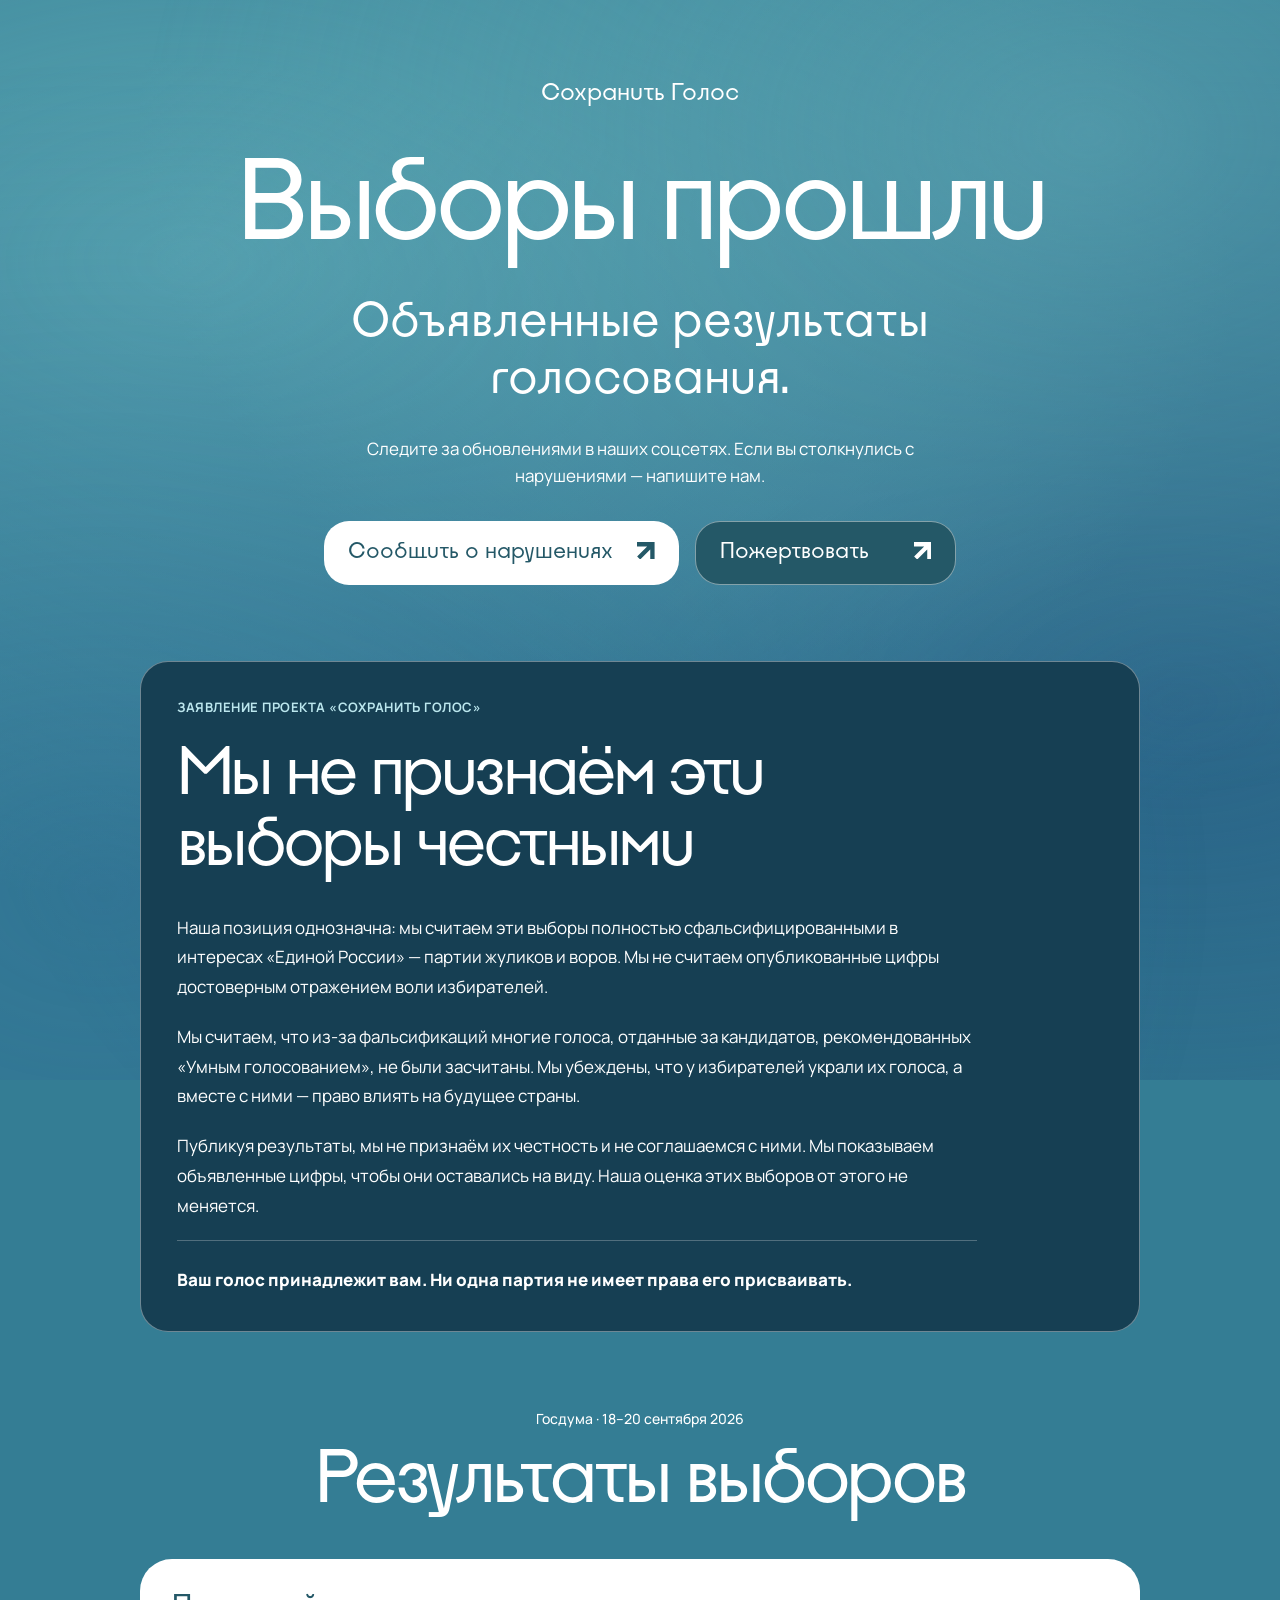
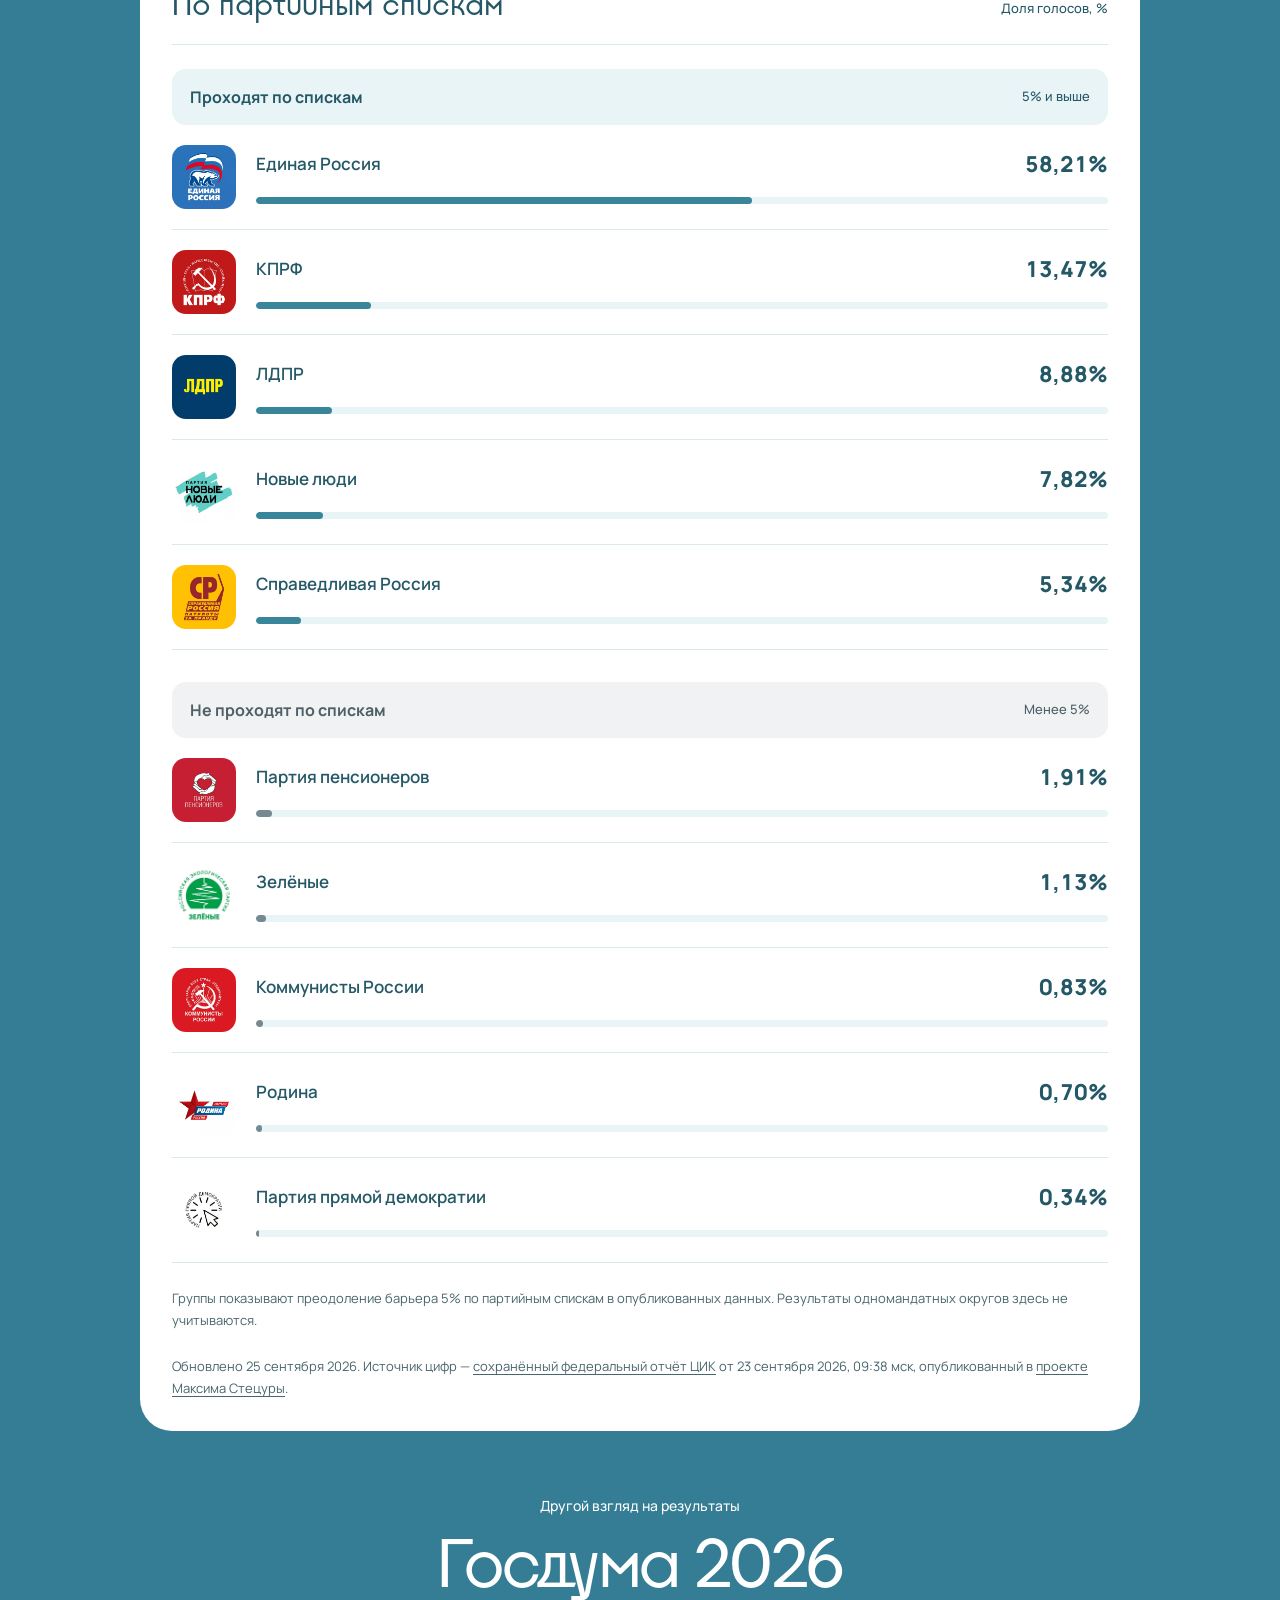
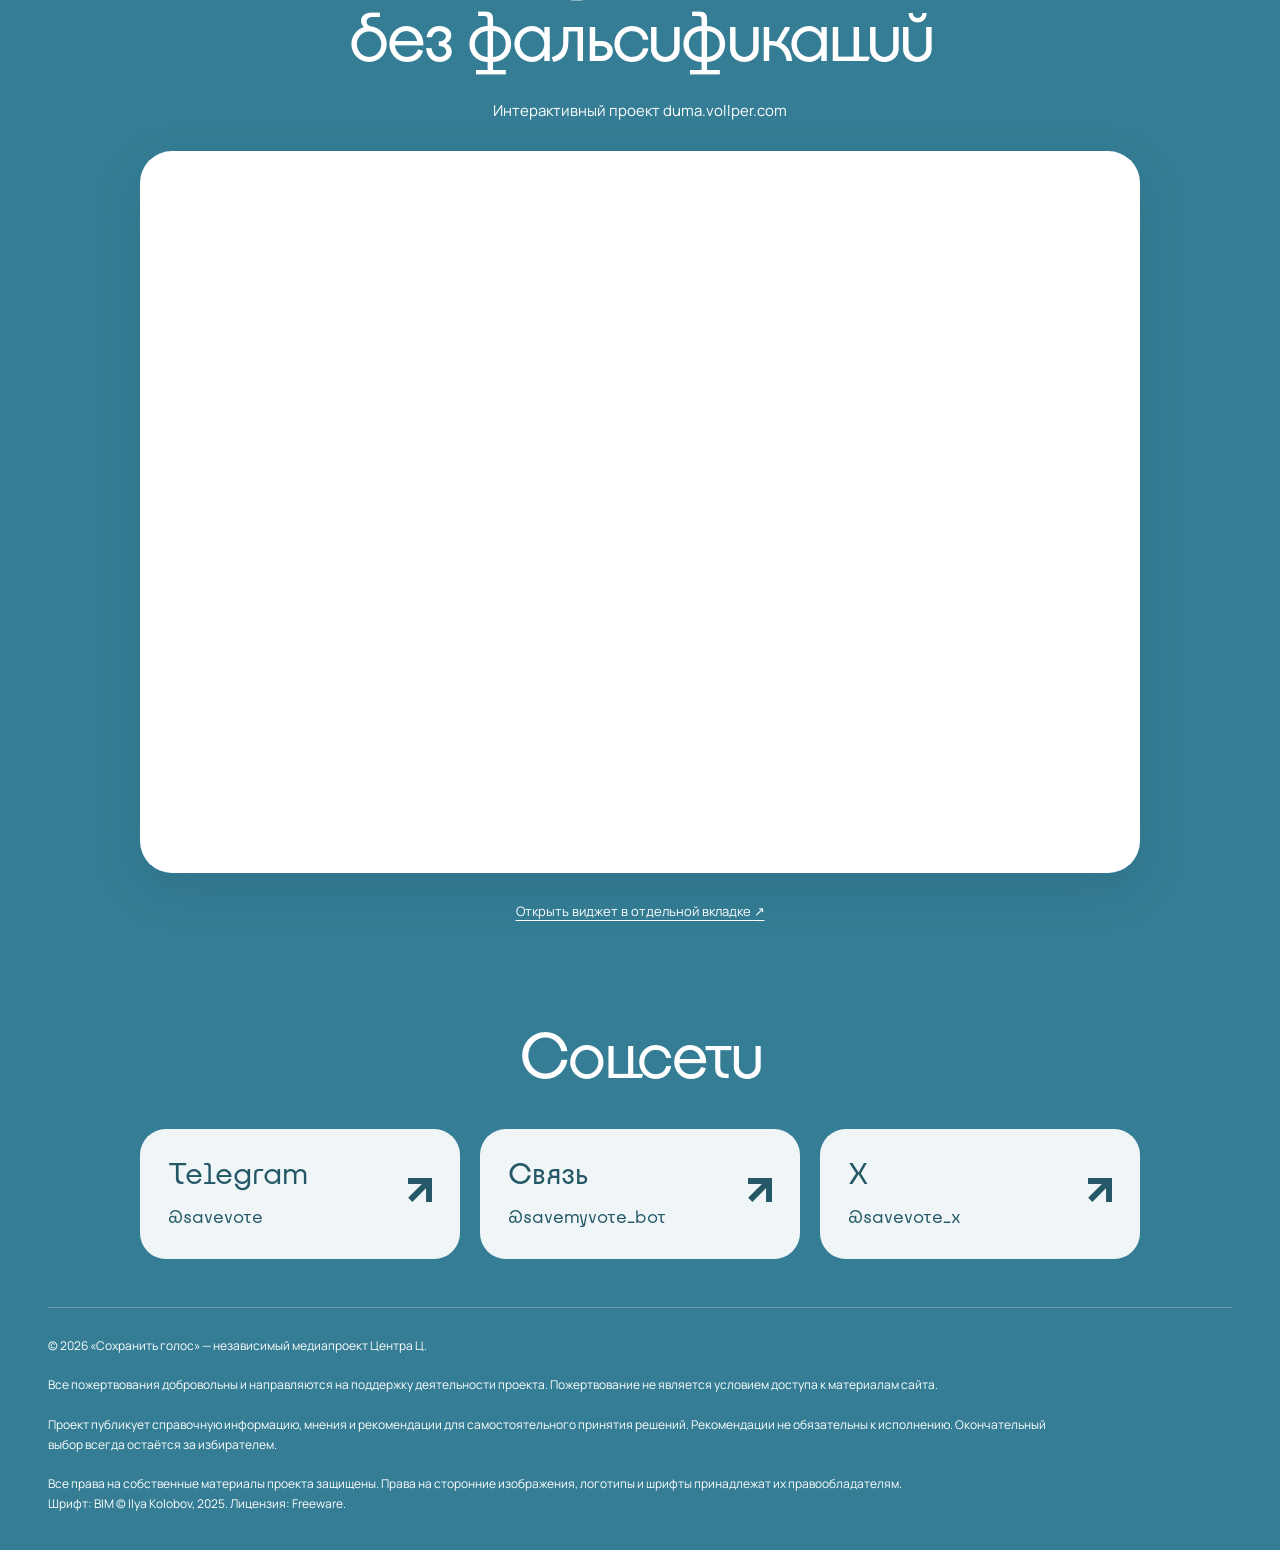
<file: index.html>
<!doctype html>
<html lang="ru">
  <head>
    <meta charset="UTF-8" />
    <meta name="viewport" content="width=device-width, initial-scale=1.0" />
    <meta name="description" content="Результаты выборов в Госдуму 2026 по партийным спискам. Обновлено 25 сентября 2026 года. Данные, логотипы партий и ссылка на источник — проект «Сохранить голос»." />
    <title>Сохрани голос</title>
    <link rel="preconnect" href="https://fonts.googleapis.com" />
    <link rel="preconnect" href="https://fonts.gstatic.com" crossorigin />
    <link href="https://fonts.googleapis.com/css2?family=Manrope:wght@400;500;600;700;800&display=swap" rel="stylesheet" />
    <link rel="stylesheet" href="styles.css?v=20260925-spacing" />
    <script src="navigation.js?v=20260918-2" defer></script>
  </head>
  <body class="post-election">
    <div class="vpn-notice" role="status" aria-live="polite">
      <span class="vpn-notice__dot" aria-hidden="true"></span>
      <span>Для стабильной работы сайта может понадобиться VPN.</span>
      <button class="vpn-notice__close" type="button" aria-label="Закрыть уведомление">×</button>
    </div>
    <header class="site-nav" hidden>
      <nav class="container site-nav__inner" aria-label="Навигация по сайту">
        <a class="site-nav__brand" href="#top">Сохранить Голос</a>
        <button class="site-nav__toggle" type="button" aria-expanded="false" aria-controls="site-nav-links">Меню <span aria-hidden="true">☰</span></button>
        <div class="site-nav__links" id="site-nav-links">
          <a href="#statement">Заявление проекта</a>
          <a href="#results">Результаты выборов</a>
          <a href="https://t.me/savemyvote_bot" target="_blank" rel="noopener noreferrer">Сообщить о нарушениях</a>
          <a href="#socials">Соцсети</a>
          <a href="https://chenterce.info/centre-ts-donate.html" target="_blank" rel="noopener noreferrer">Пожертвовать</a>
        </div>
      </nav>
    </header>
    <main id="top">
      <div class="intro">
      <section class="hero">
        <div class="container hero__inner">
          <div class="hero__copy">
            <p class="post-election__brand">Сохранить Голос</p>
            <h1>Выборы прошли</h1>
            <p class="hero__lead">Объявленные результаты голосования.</p>
            <p class="post-election__note">Следите за обновлениями в наших соцсетях. Если вы столкнулись с нарушениями — напишите нам.</p>
            <div class="post-election__actions">
              <a class="button post-election__button" href="https://t.me/savemyvote_bot" target="_blank" rel="noopener noreferrer">Сообщить о нарушениях <span aria-hidden="true"><svg class="arrow-icon" viewBox="0 0 622 618" fill="none" xmlns="http://www.w3.org/2000/svg" aria-hidden="true" focusable="false"><path d="M58.5 563L545 76.5M0 76.5H545V617.5" stroke="currentColor" stroke-width="153" /></svg></span></a>
              <a class="button post-election__donate" href="https://chenterce.info/centre-ts-donate.html" target="_blank" rel="noopener noreferrer">Пожертвовать <span aria-hidden="true"><svg class="arrow-icon" viewBox="0 0 622 618" fill="none" xmlns="http://www.w3.org/2000/svg" aria-hidden="true" focusable="false"><path d="M58.5 563L545 76.5M0 76.5H545V617.5" stroke="currentColor" stroke-width="153" /></svg></span></a>
            </div>
          </div>
        </div>
      </section>

      </div>

      <section id="statement" class="project-statement" aria-labelledby="statement-title">
        <div class="container project-statement__inner">
          <p class="project-statement__label">Заявление проекта «Сохранить голос»</p>
          <h2 id="statement-title">Мы не признаём эти выборы честными</h2>
          <div class="project-statement__body">
            <p>Наша позиция однозначна: мы считаем эти выборы полностью сфальсифицированными в интересах «Единой России» — партии жуликов и воров. Мы не считаем опубликованные цифры достоверным отражением воли избирателей.</p>
            <p>Мы считаем, что из-за фальсификаций многие голоса, отданные за кандидатов, рекомендованных «Умным голосованием», не были засчитаны. Мы убеждены, что у избирателей украли их голоса, а вместе с ними — право влиять на будущее страны.</p>
            <p>Публикуя результаты, мы не признаём их честность и не соглашаемся с ними. Мы показываем объявленные цифры, чтобы они оставались на виду. Наша оценка этих выборов от этого не меняется.</p>
            <p class="project-statement__closing">Ваш голос принадлежит вам. Ни одна партия не имеет права его присваивать.</p>
          </div>
        </div>
      </section>

      <section id="results" class="election-results" aria-labelledby="results-title">
        <div class="container election-results__inner">
          <p class="election-results__eyebrow">Госдума · 18–20 сентября 2026</p>
          <h2 id="results-title">Результаты выборов</h2>
          <div class="election-results__panel">
            <div class="election-results__heading">
              <h3>По партийным спискам</h3>
              <p>Доля голосов, %</p>
            </div>
            <h4 class="election-results__group" id="results-passing">Проходят по спискам <span>5% и выше</span></h4>
            <ol class="election-results__list" aria-labelledby="results-passing">
              <li class="election-results__row">
                <img src="edinaia-rossiia-2.webp" alt="" width="64" height="64" loading="lazy" />
                <span class="election-results__name">Единая Россия</span>
                <strong class="election-results__value">58,21%</strong>
                <span class="election-results__track" aria-hidden="true"><span style="width:58.21%"></span></span>
              </li>
              <li class="election-results__row">
                <img src="kprf-11.webp" alt="" width="64" height="64" loading="lazy" />
                <span class="election-results__name">КПРФ</span>
                <strong class="election-results__value">13,47%</strong>
                <span class="election-results__track" aria-hidden="true"><span style="width:13.47%"></span></span>
              </li>
              <li class="election-results__row">
                <img src="ldpr-13.webp" alt="" width="64" height="64" loading="lazy" />
                <span class="election-results__name">ЛДПР</span>
                <strong class="election-results__value">8,88%</strong>
                <span class="election-results__track" aria-hidden="true"><span style="width:8.88%"></span></span>
              </li>
              <li class="election-results__row">
                <img src="novye-liudi-15.webp" alt="" width="64" height="64" loading="lazy" />
                <span class="election-results__name">Новые люди</span>
                <strong class="election-results__value">7,82%</strong>
                <span class="election-results__track" aria-hidden="true"><span style="width:7.82%"></span></span>
              </li>
              <li class="election-results__row">
                <img src="spravedlivaia-rossiia-30.webp" alt="" width="64" height="64" loading="lazy" />
                <span class="election-results__name">Справедливая Россия</span>
                <strong class="election-results__value">5,34%</strong>
                <span class="election-results__track" aria-hidden="true"><span style="width:5.34%"></span></span>
              </li>
            </ol>
            <h4 class="election-results__group election-results__group--below" id="results-below">Не проходят по спискам <span>Менее 5%</span></h4>
            <ol class="election-results__list election-results__list--below" start="6" aria-labelledby="results-below">
              <li class="election-results__row">
                <img src="partiia-pensionerov-20.webp" alt="" width="64" height="64" loading="lazy" />
                <span class="election-results__name">Партия пенсионеров</span>
                <strong class="election-results__value">1,91%</strong>
                <span class="election-results__track" aria-hidden="true"><span style="width:1.91%"></span></span>
              </li>
              <li class="election-results__row">
                <img src="zelenye-new-35.webp" alt="" width="64" height="64" loading="lazy" />
                <span class="election-results__name">Зелёные</span>
                <strong class="election-results__value">1,13%</strong>
                <span class="election-results__track" aria-hidden="true"><span style="width:1.13%"></span></span>
              </li>
              <li class="election-results__row">
                <img src="kommunisty-rossii-9.webp" alt="" width="64" height="64" loading="lazy" />
                <span class="election-results__name">Коммунисты России</span>
                <strong class="election-results__value">0,83%</strong>
                <span class="election-results__track" aria-hidden="true"><span style="width:0.83%"></span></span>
              </li>
              <li class="election-results__row">
                <img src="rodina-24.webp" alt="" width="64" height="64" loading="lazy" />
                <span class="election-results__name">Родина</span>
                <strong class="election-results__value">0,70%</strong>
                <span class="election-results__track" aria-hidden="true"><span style="width:0.70%"></span></span>
              </li>
              <li class="election-results__row">
                <img src="partiia-priamoi-demokratii-21.webp" alt="" width="64" height="64" loading="lazy" />
                <span class="election-results__name">Партия прямой демократии</span>
                <strong class="election-results__value">0,34%</strong>
                <span class="election-results__track" aria-hidden="true"><span style="width:0.34%"></span></span>
              </li>
            </ol>
            <p class="election-results__explanation">Группы показывают преодоление барьера 5% по партийным спискам в опубликованных данных. Результаты одномандатных округов здесь не учитываются.</p>
            <p class="election-results__source">Обновлено <time datetime="2026-09-25">25 сентября 2026</time>. Источник цифр — <a href="https://duma.stetsura.ru/2026/elections/russia/sources/national-party-report.json" target="_blank" rel="noopener noreferrer">сохранённый федеральный отчёт ЦИК</a> от <time datetime="2026-09-23T09:38:34+03:00">23 сентября 2026, 09:38 мск</time>, опубликованный в <a href="https://duma.stetsura.ru/2026/elections/russia/" target="_blank" rel="noopener noreferrer">проекте Максима Стецуры</a>.</p>
          </div>
        </div>
      </section>

      <section id="alternative-results" class="duma-widget" aria-labelledby="duma-widget-title">
        <div class="container duma-widget__inner">
          <div class="duma-widget__heading">
            <p class="duma-widget__eyebrow">Другой взгляд на результаты</p>
            <h2 id="duma-widget-title">Госдума 2026<br />без фальсификаций</h2>
            <p class="duma-widget__lead">Интерактивный проект duma.vollper.com</p>
          </div>
          <div class="duma-widget__frame">
            <iframe src="https://duma.vollper.com/embed/" width="100%" height="720" style="border:0" loading="lazy" title="Госдума 2026 без фальсификаций"></iframe>
          </div>
          <p class="duma-widget__source"><a href="https://duma.vollper.com/embed/" target="_blank" rel="noopener noreferrer">Открыть виджет в отдельной вкладке <span aria-hidden="true">↗</span></a></p>
        </div>
      </section>

      <section id="socials" class="socials" aria-labelledby="socials-title">
        <div class="container">
          <h2 id="socials-title">Соцсети</h2>
          <nav class="socials__links" aria-label="Соцсети и связь">
            <a href="https://t.me/savevote" target="_blank" rel="noreferrer"><span>Telegram<small>@savevote</small></span><span aria-hidden="true"><svg class="arrow-icon" viewBox="0 0 622 618" fill="none" xmlns="http://www.w3.org/2000/svg" aria-hidden="true" focusable="false"><path d="M58.5 563L545 76.5M0 76.5H545V617.5" stroke="currentColor" stroke-width="153" /></svg></span></a>
            <a href="https://t.me/savemyvote_bot" target="_blank" rel="noreferrer"><span>Связь<small>@savemyvote_bot</small></span><span aria-hidden="true"><svg class="arrow-icon" viewBox="0 0 622 618" fill="none" xmlns="http://www.w3.org/2000/svg" aria-hidden="true" focusable="false"><path d="M58.5 563L545 76.5M0 76.5H545V617.5" stroke="currentColor" stroke-width="153" /></svg></span></a>
            <a href="https://x.com/savevote_x" target="_blank" rel="noreferrer"><span>X<small>@savevote_x</small></span><span aria-hidden="true"><svg class="arrow-icon" viewBox="0 0 622 618" fill="none" xmlns="http://www.w3.org/2000/svg" aria-hidden="true" focusable="false"><path d="M58.5 563L545 76.5M0 76.5H545V617.5" stroke="currentColor" stroke-width="153" /></svg></span></a>
          </nav>
        </div>
      </section>

    </main>

    <footer class="footer footer--legal-only container">
      <p class="footer__legal">© 2026 «Сохранить голос» — независимый медиапроект Центра Ц.<br /><br />Все пожертвования добровольны и направляются на поддержку деятельности проекта. Пожертвование не является условием доступа к материалам сайта.<br /><br />Проект публикует справочную информацию, мнения и рекомендации для самостоятельного принятия решений. Рекомендации не обязательны к исполнению. Окончательный выбор всегда остаётся за избирателем.<br /><br />Все права на собственные материалы проекта защищены. Права на сторонние изображения, логотипы и шрифты принадлежат их правообладателям.<br />Шрифт: BIM © Ilya Kolobov, 2025. Лицензия: Freeware.</p>
    </footer>
    <script>
      const notice = document.querySelector('.vpn-notice');
      document.querySelector('.vpn-notice__close').addEventListener('click', () => notice.hidden = true);
      window.setTimeout(() => notice.hidden = true, 5000);

    </script>
  </body>
</html>
</file>
<file: styles.css>
@font-face{font-family:BIM;src:url('BIM.otf') format('opentype');font-weight:400;font-style:normal;font-display:swap}
.post-election .hero__inner{min-height:560px;padding:80px 0 64px}
.post-election__brand{margin-bottom:42px;font-size:24px}
body.post-election{position:relative;isolation:isolate;min-height:100vh;min-height:100svh;background:#347d94;color:#fff}
.post-election::before,.post-election::after{content:"";position:fixed;inset:-20%;z-index:-1;pointer-events:none}
.post-election::before{background:radial-gradient(ellipse at 25% 35%,#62aeb8 0%,transparent 55%),radial-gradient(ellipse at 80% 70%,#285e85 0%,transparent 60%);opacity:.8}
.post-election::after{background:radial-gradient(ellipse at 75% 25%,#73bbc2 0%,transparent 50%),radial-gradient(ellipse at 20% 85%,#326f97 0%,transparent 55%);opacity:.45}
.post-election .intro,.post-election .socials{background:transparent}
.post-election .socials{padding:36px 0 48px}
.post-election .socials h2{font-size:clamp(40px,5vw,64px)}
.post-election .socials__links{max-width:1000px;margin-inline:auto}
.post-election .socials__links a{min-width:0;background:#ffffffed;font-size:clamp(23px,3vw,30px)}
.post-election .socials__links a>span:first-child{min-width:0}
.post-election .footer{color:#fff;border-top:1px solid #ffffff40;padding-block:28px 36px}
.post-election .footer__legal{max-width:1000px;font-family:Manrope,Arial,sans-serif;font-size:12px;line-height:1.65}
.post-election .site-nav{background:#245867ed;color:#fff;border-color:#ffffff30;box-shadow:none;backdrop-filter:blur(16px)}
.post-election .site-nav__links a:hover{background:#ffffff20}
.post-election__actions{display:flex;flex-wrap:wrap;justify-content:center;gap:16px;margin-top:32px}
.post-election .post-election__actions .button{margin:0;min-height:60px}
.post-election .post-election__donate{background:#245867;color:#fff;border:1px solid #ffffff70}
.post-election a:focus-visible,.post-election button:focus-visible{outline-color:#fff}
@media(max-width:1100px){.post-election .site-nav__links a{background:#ffffff18}}
@media(max-width:700px){.post-election .socials__links{max-width:440px}.post-election__actions{max-width:440px;margin-inline:auto;flex-direction:column}.post-election .post-election__actions .button{width:100%;font-size:20px;gap:12px}.post-election .hero h1{font-size:clamp(44px,11.5vw,76px)}.post-election .socials{padding:24px 0 36px}.post-election .footer__legal{font-size:11px}.post-election .socials__links a{padding:22px}}
.post-election .hero{border:0}
@media(prefers-reduced-motion:no-preference){
  .post-election::before{animation:gradient-flow 7s ease-in-out infinite alternate}
  .post-election::after{animation:gradient-flow 10s ease-in-out -4s infinite alternate-reverse}
  .post-election .hero__copy{animation:none}
  .post-election .hero__copy>*{animation:post-election-arrive .8s cubic-bezier(.22,1,.36,1) both}
  .post-election .hero__copy>:nth-child(2){animation-delay:.1s}
  .post-election .hero__copy>:nth-child(3){animation-delay:.2s}
  .post-election .hero__copy>:nth-child(4){animation-delay:.3s}
  .post-election .hero__copy>:nth-child(5){animation-delay:.4s}
  .post-election .socials{animation:post-election-arrive .9s ease-out .45s both}
}
@keyframes gradient-flow{0%{transform:translate(-5%,-3%) scale(1);opacity:.45}50%{transform:translate(4%,5%) scale(1.08);opacity:.75}100%{transform:translate(6%,-4%) scale(1.02);opacity:.6}}
@keyframes post-election-arrive{from{opacity:0;translate:0 18px}to{opacity:1;translate:0 0}}
.post-election .hero h1{font-size:clamp(44px,9vw,116px);line-height:1.05}
.post-election .hero__lead{font-size:clamp(28px,4vw,48px);margin-top:24px}
.post-election__note{max-width:620px;margin:24px auto 0;font-family:Manrope,Arial,sans-serif;font-size:17px;line-height:1.6}
.post-election .post-election__button{margin-top:32px;background:#fff;color:#245867;gap:24px;max-width:100%;text-align:left}
.post-election .tools__cards{grid-template-columns:repeat(3,minmax(0,1fr));max-width:940px}
.post-election .tools__heading h2{font-size:clamp(44px,6vw,76px)}
.post-election .tools__heading p{font-size:clamp(20px,2.5vw,28px)}
@media(max-width:700px){.post-election .hero__inner{min-height:0;padding:56px 0 48px}.post-election__brand{font-size:20px;margin-bottom:36px}.post-election__note{font-size:15px}.post-election .post-election__button{font-size:20px;padding:18px 20px}.post-election .tools__cards{grid-template-columns:repeat(2,minmax(0,1fr))}.post-election .tool-card:nth-child(n){order:0}}
:root{--blue:#52a7bb;--pale:#e8f4f6;--ink:#101010;--paper:#fff}
*{box-sizing:border-box}
html{scroll-behavior:smooth}
body{margin:0;color:var(--ink);background:var(--paper);font-family:BIM,Arial,sans-serif;font-weight:400}
a{color:inherit}button{font:inherit}img{display:block;max-width:100%}
.container{width:min(1320px,calc(100% - 96px));margin-inline:auto}
h1,h2,h3,p{margin:0;font-weight:400}h1,h2{letter-spacing:-.055em;line-height:.95;text-wrap:balance}
p{line-height:1.2}a:focus-visible,button:focus-visible,.faq__viewport:focus-visible{outline:3px solid #173e69;outline-offset:6px}
.intro{background:linear-gradient(to bottom,transparent 70%,#fff 100%),radial-gradient(ellipse at 50% 35%,#52a7bb 35%,#8bc4cf 74%,#e4f1f4 100%)}
.hero{color:#fff;text-align:center;border-bottom:1px solid #ffffff26}
.hero__inner{display:grid;place-items:center;min-height:490px;padding:90px 0 80px}
.hero__copy{width:100%}.hero h1{font-size:clamp(80px,10.6vw,146px)}
.hero__lead{max-width:700px;margin:26px auto 0;font-size:clamp(22px,2.6vw,34px)}
.tools{color:#fff;text-align:center}
.tools__inner{padding:50px 0 65px}
.tools__heading h2{font-size:clamp(65px,8.5vw,118px)}
.tools__heading p{max-width:720px;margin:34px auto 0;font-size:clamp(22px,2.5vw,33px)}
.tools__cards{display:grid;grid-template-columns:repeat(4,minmax(0,1fr));gap:24px;margin:42px auto 30px;max-width:1140px;align-items:stretch}
.tool-card{position:relative;display:flex;flex-direction:column;align-items:center;padding:24px 16px 28px;border:4px solid var(--blue);border-radius:32px;background:#fff;color:#080808;text-decoration:none;transition:transform .35s cubic-bezier(.2,.8,.2,1);will-change:transform}
.tool-card__image,.tool-card__logo{width:184px;height:184px;border-radius:28px;object-fit:cover;flex-shrink:0}
.tool-card__logo{display:grid;place-items:center;color:#052b65;font-family:cursive;font-weight:700;font-style:italic;font-size:35px;letter-spacing:-.07em}
.tool-card h3{margin:14px 0 5px;font-size:19px;line-height:1.05;text-wrap:balance}
.tool-card__vpn{display:table;margin:7px auto 4px;padding:4px 7px;border-radius:999px;background:#fff0cc;color:#704600;font-family:inherit;font-size:10px;font-weight:400;line-height:1.2;letter-spacing:0;white-space:nowrap}
.permission-badge{display:inline-block;max-width:100%;padding:5px 9px;border-radius:12px;background:#e3efff;color:#174c91;font-family:inherit;font-size:10px;font-weight:400;line-height:1.4;letter-spacing:0;white-space:normal;text-wrap:pretty}
.tool-card h3 .permission-badge{display:table;margin:7px auto 4px}
.tool-card p{max-width:225px;font-size:14px;line-height:1.05;text-wrap:balance}
.tool-card__arrow{position:absolute;right:12px;bottom:9px;opacity:0;transition:opacity .25s}
.tools__note{color:#74888d;font-size:15px}
.countdown{padding:60px 0 30px;text-align:center}
.countdown h2{font-size:clamp(40px,5vw,72px)}
.countdown__lead{margin:24px 0 0;font-size:clamp(26px,3.5vw,44px);line-height:1.2}
.countdown__timer{display:grid;grid-template-columns:repeat(4,minmax(0,1fr));gap:20px;width:min(100%,850px);margin:40px auto 0;padding:28px;border-radius:44px;background:var(--blue)}
.countdown__timer[hidden]{display:none}
.countdown__unit{display:flex;flex-direction:column;align-items:center;justify-content:center;min-width:0;padding:18px 8px 16px;border-radius:30px;background:#c8f7ff}
.countdown__value{position:relative;display:block;overflow:hidden;min-width:2.1ch;text-align:center;font-family:BIM,Arial,sans-serif;font-size:clamp(60px,8vw,112px);font-variant-numeric:tabular-nums;line-height:1;letter-spacing:-.055em}
.countdown__digit{display:block}
.countdown__digit--outgoing{position:absolute;inset:0;pointer-events:none}
.countdown__label{font-size:clamp(18px,2vw,26px);line-height:1.1}
.countdown__date{margin-top:18px;color:#548b98;font-size:16px}
.faq{background:#fff;padding:70px 0 80px;overflow:hidden}
.faq__grid>div:first-child{text-align:center;margin-bottom:54px}
.eyebrow{font-size:15px;margin-bottom:14px;color:#548b98}
.faq h2{font-size:clamp(55px,6.5vw,88px)}
.faq__list{display:grid;grid-template-columns:repeat(3,minmax(0,1fr));gap:20px;align-items:start}
.faq-card{overflow:hidden;border-radius:30px;background:var(--blue);color:#fff;text-align:center;transition:transform .35s cubic-bezier(.2,.8,.2,1)}
.faq-card h3{display:grid;place-items:center;min-height:70px;padding:15px 20px;background:var(--pale);color:var(--blue);font-size:25px;line-height:1.08}
.faq-card p{display:grid;place-items:center;min-height:190px;padding:32px 26px;font-size:21px;line-height:1.2}
.faq-card:first-child{grid-column:2;grid-row:1 / span 2}.faq-card:first-child p{min-height:310px}
.faq-card:nth-child(2){grid-column:1;grid-row:1}.faq-card:nth-child(3){grid-column:3;grid-row:1}.faq-card:nth-child(4){grid-column:3;grid-row:2}
.faq__list--copy{display:none}
.help{padding:75px 0;background:var(--pale)}
.help__grid,.support__inner{display:grid;grid-template-columns:1fr 1fr;gap:70px;align-items:center}
.help h2,.support h2{font-size:clamp(44px,5vw,68px)}
.help__body>p,.support__body>p{font-size:22px;line-height:1.35}
.contacts{display:grid;gap:16px;margin-top:28px}.contacts a{position:relative;padding:18px 40px 18px 20px;border-radius:18px;background:#fff;text-decoration:none;font-size:25px;overflow-wrap:anywhere;transition:transform .25s}.contacts small{display:block;margin-bottom:7px;font-size:15px;color:#548b98}.contacts span{position:absolute;right:20px;top:25px}
.support{padding:75px 0;background:#f6fafb}.button{display:inline-flex;gap:45px;align-items:center;justify-content:space-between;margin-top:24px;padding:16px 24px;border-radius:25px;background:var(--blue);color:#fff;text-decoration:none;font-size:22px;transition:transform .25s}
.footer{display:grid;grid-template-columns:minmax(0,1fr) auto;align-items:center;gap:35px;padding-block:35px;color:#658089}.brand{display:flex;align-items:center;gap:10px;text-decoration:none;line-height:1}.brand img{width:48px;height:auto}.footer__legal{font-size:12px;line-height:1.5}.footer>a:last-child{white-space:nowrap;text-decoration:none}
.vpn-notice{display:none}
.reveal{transition:opacity .7s ease,translate .7s ease}@media(prefers-reduced-motion:no-preference){.reveal:not(.reveal--visible){opacity:0;translate:0 22px}.hero__copy{animation:enter .85s both}}
@keyframes enter{from{opacity:0;transform:translateY(18px)}to{opacity:1;transform:none}}
@media(hover:hover){.tool-card:hover,.faq-card:hover{transform:scale(1.045);z-index:1}.tool-card:hover .tool-card__arrow{opacity:1}.contacts a:hover,.button:hover{transform:scale(1.025)}}
@media(max-width:1000px) and (min-width:701px){.container{width:calc(100% - 48px)}.tools__cards{gap:12px}.tool-card{padding:18px 10px;border-radius:24px}.tool-card__image,.tool-card__logo{width:145px;height:145px}.tool-card h3{font-size:17px}.tool-card p{font-size:13px}.faq-card p{font-size:18px;padding:24px 18px}.faq-card h3{font-size:21px}}
@media(max-width:700px){
.countdown{padding:45px 0 28px}.countdown h2{font-size:clamp(36px,9vw,54px)}.countdown__timer{grid-template-columns:1fr;width:184px;gap:18px;margin-top:30px;padding:20px;border-radius:34px}.countdown__unit{padding:12px 8px;border-radius:24px}.countdown__value{font-size:88px}.countdown__label{font-size:22px}.countdown__date{font-size:14px}
.container{width:calc(100% - 40px)}
.intro{background:linear-gradient(to bottom,transparent 72%,#fff 100%),radial-gradient(ellipse at 50% 35%,#52a7bb 48%,#74b8c7 100%)}
.hero{border:0}.hero__inner{min-height:380px;padding:90px 0 66px}.hero h1{font-size:clamp(48px,13.5vw,88px)}.hero__lead{max-width:360px;margin-top:25px;font-size:22px;line-height:1.1}
.tools__inner{padding:30px 0 28px}.tools__heading h2{font-size:clamp(43px,12.3vw,78px)}.tools__heading p{max-width:470px;font-size:22px;margin-top:24px;line-height:1.06}
.tools__cards{grid-template-columns:repeat(2,minmax(0,1fr));gap:10px 18px;margin:34px auto 20px;max-width:480px}.tool-card{padding:17px 10px 20px;border-width:3px;border-radius:24px}.tool-card:nth-child(1){order:3}.tool-card:nth-child(2){order:1}.tool-card:nth-child(3){order:2}.tool-card:nth-child(4){order:4}
.tool-card__image,.tool-card__logo{width:min(100%,150px);height:auto;aspect-ratio:1;border-radius:23px}.tool-card__logo{font-size:clamp(23px,6.2vw,35px)}.tool-card h3{font-size:15px;margin-top:12px}.tool-card p{font-size:11px;line-height:1.05}.tools__note{font-size:14px}
.faq{padding:38px 0 65px}.faq h2{font-size:clamp(43px,10.8vw,68px)}.faq__grid>div:first-child{margin-bottom:38px}.faq__viewport{width:100vw;margin-left:-20px;overflow-x:auto;scrollbar-width:none;padding:12px 0 18px}.faq__viewport::-webkit-scrollbar{display:none}
.faq__track{--gap:18px;display:flex;gap:var(--gap);width:max-content;animation:questions-drift 55s linear infinite;will-change:transform}
.faq__list{display:grid;grid-template-columns:repeat(2,minmax(0,1fr));grid-template-rows:auto auto;gap:18px;width:calc(160vw + 18px);flex-shrink:0;align-items:stretch}.faq__list--copy{display:grid}
.faq-card:nth-child(n){grid-column:auto;grid-row:auto}.faq-card{border-radius:24px}.faq-card h3{min-height:65px;font-size:23px;padding:13px 18px}.faq-card p,.faq-card:first-child p{min-height:155px;font-size:19px;padding:25px 20px}.faq-card:nth-child(1){grid-column:1;grid-row:1}.faq-card:nth-child(2){grid-column:2;grid-row:1}.faq-card:nth-child(3){grid-column:1;grid-row:2}.faq-card:nth-child(4){grid-column:2;grid-row:2}
.faq__viewport:focus-within .faq__track,.faq__viewport.is-paused .faq__track{animation-play-state:paused}
.help,.support{padding:48px 0}.help__grid,.support__inner{grid-template-columns:1fr;gap:28px}.help h2,.support h2{font-size:48px}.help__body>p,.support__body>p{font-size:20px}.contacts a{font-size:23px}.footer{grid-template-columns:1fr;gap:25px}.footer__legal{font-size:11px}
}
@keyframes questions-drift{from{transform:translateX(0)}to{transform:translateX(calc(-50% - 9px))}}
@media(prefers-reduced-motion:reduce){html{scroll-behavior:auto}*,*::before,*::after{animation:none!important;transition:none!important}.reveal{opacity:1;translate:none}.faq__list--copy{display:none}}

/* Reminder and the voting-by-location guide share the site's BIM type and palette. */
.voting-notice{display:flex;align-items:center;gap:8px;margin:12px;padding:10px 12px 10px 20px;border-radius:25px;background:var(--pale);color:#245867}
.voting-notice[hidden]{display:none}
.voting-notice__link{display:flex;align-items:center;gap:22px;flex:1;min-width:0;text-decoration:none}
.voting-notice__date{flex-shrink:0;padding:10px 14px;border-radius:18px;background:#245867;color:white;font-size:17px}
.voting-notice__text{font-size:20px;line-height:1.2;flex:1}
.voting-notice__action{display:flex;align-items:center;gap:22px;padding:15px 19px;border-radius:18px;background:#fff;font-size:20px;white-space:nowrap}
.voting-notice__close{flex-shrink:0;width:44px;height:44px;padding:0;border:0;border-radius:50%;color:#245867;background:transparent;font-family:Arial,sans-serif;font-size:28px;cursor:pointer}
.voting-notice__link:hover .voting-notice__action,.voting-notice__close:hover{background:#d2e9ee}
.guide-nav{display:flex;justify-content:space-between;align-items:center;gap:20px;padding-block:25px;color:#245867}
.guide-nav a{text-decoration:none;font-size:18px}.guide-nav .guide-brand{font-size:25px}
.guide-width{max-width:1060px}
.guide-hero{padding:64px 0 70px;background:radial-gradient(ellipse at 50% 25%,#52a7bb 25%,#8bc4cf 100%);color:#fff}
.guide-kicker{font-size:20px;margin-bottom:30px}
.guide-hero h1{font-size:clamp(64px,9vw,124px)}
.guide-lead{max-width:850px;font-size:clamp(23px,2.5vw,31px);margin-top:30px;line-height:1.3}
.guide-deadline{display:inline-block;margin-top:28px;padding:12px 18px;border-radius:18px;background:var(--pale);color:#245867;font-size:19px}
.guide-content{padding-block:58px 20px}
.guide-content h2{font-size:clamp(34px,4.4vw,58px);line-height:1.05}
.guide-cta{background:#245867;border-radius:24px;font-size:24px;padding:22px 26px}
.guide-steps{list-style:none;padding:0;margin:32px 0 48px;display:grid;gap:14px}
.guide-steps li{display:flex;gap:26px;align-items:flex-start;padding:28px;border:2px solid #d6e9ed;border-radius:28px}
.guide-step-number{color:#397989;font-size:46px;line-height:1;flex-shrink:0}
.guide-steps h3{font-size:28px;margin-bottom:9px;line-height:1.1}
.guide-steps p,.guide-important>p:not(.eyebrow),.guide-alternative p{font-size:22px;line-height:1.4}
.guide-important{padding:34px;background:var(--pale);border-radius:32px}
.guide-important>p:not(.eyebrow){margin-top:22px}
.guide-alternative{padding-block:40px}.guide-alternative p{margin-top:20px}
.guide-sources{padding-top:24px;border-top:1px solid #d6e9ed;color:#526b72}.guide-sources p{font-size:16px;line-height:1.5;margin-bottom:12px}.guide-sources a{text-underline-offset:3px}
@media(max-width:1000px){.voting-notice__link{gap:14px;flex-wrap:wrap}.voting-notice__text{flex-basis:60%}.voting-notice__action{padding:10px 14px;font-size:18px}}
@media(max-width:700px){
.voting-notice{align-items:flex-start;margin:10px;padding:16px;border-radius:22px;position:relative}
.voting-notice__link{display:flex;flex-direction:column;align-items:flex-start;gap:13px;padding-right:22px}
.voting-notice__date{font-size:15px;padding:8px 12px}.voting-notice__text{font-size:20px}.voting-notice__action{font-size:18px}.voting-notice__close{position:absolute;right:6px;top:6px}
.guide-nav{padding-block:20px}.guide-nav .guide-brand{font-size:20px}.guide-nav a{font-size:15px}
.guide-hero{padding:40px 0}.guide-kicker{font-size:16px;margin-bottom:24px}.guide-hero h1{font-size:clamp(48px,12vw,80px)}.guide-lead{font-size:23px;margin-top:24px}.guide-deadline{font-size:16px;line-height:1.3}
.guide-content{padding-top:36px}.guide-cta{font-size:20px;gap:16px;padding:20px;width:100%}
.guide-steps li{padding:22px 18px;gap:16px;border-radius:24px}.guide-step-number{font-size:32px}.guide-steps h3{font-size:24px}.guide-steps p,.guide-important>p:not(.eyebrow),.guide-alternative p{font-size:20px}
.guide-important{padding:26px 22px;border-radius:26px}.guide-important h2{font-size:34px}.guide-sources p{font-size:14px}
}

/* A single short layout animation makes room for the reminder, then stops. */
.voting-notice-slot{display:grid;grid-template-rows:1fr}
.voting-notice-slot[hidden]{display:none}
.voting-notice-slot__inner{min-height:0;overflow:hidden}
.voting-notice-slot .voting-notice{margin:18px 0 8px}
.voting-notice-slot .voting-notice__action{white-space:normal}
.voting-notice-slot .voting-notice__close[hidden]{display:none}
@media(prefers-reduced-motion:no-preference){
.voting-notice-slot--enter{animation:notice-space .55s cubic-bezier(.22,1,.36,1) .35s both}
.voting-notice-slot--enter .voting-notice{animation:notice-arrive .55s ease-out .35s both}
}
@keyframes notice-space{from{grid-template-rows:0fr}to{grid-template-rows:1fr}}
@keyframes notice-arrive{from{opacity:0;transform:translateY(-12px)}to{opacity:1;transform:translateY(0)}}

/* Page entrance: compositor-friendly motion, once per navigation, no JS. */
@media(prefers-reduced-motion:no-preference){
.guide-page .guide-nav{animation:guide-enter .45s ease-out backwards}
.guide-page .guide-hero .guide-width{animation:guide-enter .6s cubic-bezier(.22,1,.36,1) .06s backwards}
.guide-page .guide-content{animation:guide-enter .6s cubic-bezier(.22,1,.36,1) .16s backwards}
}
@keyframes guide-enter{from{opacity:0;transform:translateY(18px)}to{opacity:1;transform:translateY(0)}}

/* Preserve the mobile service order and center an unpaired final card. */
@media(max-width:700px){.tool-card:nth-child(n+5){order:5}.tool-card:last-child:nth-child(odd){grid-column:1 / -1;justify-self:center;width:calc((100% - 18px) / 2)}}

.socials{padding:75px 0;background:var(--pale)}
.socials h2{font-size:clamp(48px,6.5vw,88px);text-align:center}
.socials__links{display:grid;grid-template-columns:repeat(3,minmax(0,1fr));gap:20px;margin-top:36px}
.socials__links a{display:flex;align-items:center;justify-content:space-between;gap:16px;padding:28px;border-radius:26px;background:#fff;color:#245867;text-decoration:none;font-size:30px;transition:transform .25s}
.socials__links small{display:block;margin-top:10px;font-size:18px;overflow-wrap:anywhere}
.footer--legal-only{grid-template-columns:1fr}
@media(hover:hover){.socials__links a:hover{transform:translateY(-4px)}}
@media(max-width:700px){.socials{padding:48px 0}.socials__links{grid-template-columns:1fr;gap:14px;margin-top:28px}.socials__links a{padding:24px;font-size:27px}}

/* SVG arrows inherit the surrounding link or button color. */
.arrow-icon{display:inline-block;width:.8em;height:.8em;flex-shrink:0;vertical-align:-.05em}

/* District lookup uses the shared typography, palette and rounded cards. */
.umg{padding:60px 0;background:var(--pale)}
.umg__inner{max-width:1060px}
.umg__heading{max-width:900px;margin:0 auto 32px;text-align:center}
.umg h2{font-size:clamp(36px,4.5vw,60px);line-height:1.05}
.umg__lead{max-width:760px;margin:24px auto 0;font-size:23px;line-height:1.35}
.umg__panel{padding:36px;border-radius:32px;background:var(--paper)}
.umg label{display:block;font-size:25px}
.umg__hint{margin-top:10px;max-width:750px;color:#526b72;font-size:17px;line-height:1.4}
.umg__controls{display:flex;gap:14px;margin-top:20px;align-items:stretch}
.umg input{width:100%;min-width:0;flex:1;border:2px solid #548b98;border-radius:20px;padding:16px 20px;font:inherit;font-size:22px;color:var(--ink);background:#fff}
.umg input:focus-visible{outline:3px solid #173e69;outline-offset:4px}
.umg input[aria-invalid=true]{border-color:#9b3030}
.umg .button{margin:0;border:0;cursor:pointer;background:#245867;flex-shrink:0}
.umg__output{margin-top:28px;padding:28px;border-radius:24px;background:var(--pale);overflow-wrap:anywhere}
.umg__output>p{font-size:21px;line-height:1.35}
.umg__output h3{font-size:30px;line-height:1.15}
.umg dl{display:grid;grid-template-columns:1fr 1fr;gap:20px 28px;margin:24px 0 0}
.umg dl>div{min-width:0}.umg dt{color:#245867;font-size:16px;line-height:1.3}
.umg dd{margin:6px 0 0;font-size:23px;line-height:1.25}
.umg__source{margin-top:24px;font-size:16px;color:#526b72;line-height:1.4;overflow-wrap:anywhere}
.umg__permission{margin-top:24px}.umg__permission .permission-badge{font-size:12px;padding:6px 10px}
.umg__notice{margin-top:12px;padding:16px;border-radius:20px;background:#fff0cc;color:#704600}
.umg__notice h3{font-size:18px;line-height:1.3;margin-bottom:8px}
.umg__notice p{font-size:14px;line-height:1.45}
.umg__notice a{text-underline-offset:3px;overflow-wrap:anywhere}
.umg__disclaimer{margin-top:12px;font-size:13px;line-height:1.45;color:#526b72}
@media(max-width:700px){
  .umg{padding:42px 0}.umg__panel{padding:22px;border-radius:24px}
  .umg__lead{font-size:20px}.umg label{font-size:22px}.umg__controls{flex-direction:column}
  .umg .button{justify-content:center;font-size:21px}.umg__output{padding:20px}
  .umg__output h3{font-size:26px}.umg dl{grid-template-columns:1fr;gap:18px}.umg dd{font-size:22px}
}

/* Touch-friendly district selection, with optional manual number entry. */
.umg details{margin-top:16px;min-width:0}
.umg summary{padding:18px 20px;border:2px solid #548b98;border-radius:20px;color:#245867;cursor:pointer;font-size:22px;line-height:1.3;overflow-wrap:anywhere}
.umg summary:focus-visible{outline:3px solid #173e69;outline-offset:4px}
.umg details[open]>summary{margin-bottom:18px;background:var(--pale)}
.umg__choices{display:grid;gap:8px;max-height:320px;overflow-y:auto;overscroll-behavior:contain;margin-top:14px;padding:5px}
.umg__choices button,#umg-retry{min-height:52px;border:0;border-radius:14px;padding:16px;background:var(--pale);color:#245867;text-align:left;font:inherit;font-size:20px;line-height:1.3;cursor:pointer;overflow-wrap:anywhere}
.umg__choices button:hover{background:#d2e9ee}
#umg-region-search{margin-top:10px}
#umg-manual>summary{border:0;padding:14px 0;font-size:18px;text-decoration:underline;text-underline-offset:4px}
#umg-picker-status:not(:empty){margin-top:16px;line-height:1.4}
#umg-district-picker[hidden],#umg-retry[hidden]{display:none}

/* Short, event-driven motion: no layout animation or permanent compositor layers. */
@media(prefers-reduced-motion:no-preference){
  .umg details[open]>.umg__choices{animation:umg-appear .24s ease-out both}
  .umg__output>h3{animation:umg-appear .28s ease-out both}
  .umg__output>dl{animation:umg-appear .32s ease-out .04s both}
  .umg__choices button,.umg summary,#umg-retry{transition:transform .16s ease-out}
  .umg__choices button:active,.umg summary:active,#umg-retry:active{transform:scale(.985)}
}
@keyframes umg-appear{from{opacity:0;transform:translateY(8px)}to{opacity:1;transform:translateY(0)}}

@media(prefers-reduced-motion:no-preference){
  .voting-notice-slot{animation:notice-space .7s cubic-bezier(.22,1,.36,1) .15s both}
  .voting-notice-slot .voting-notice{animation:notice-arrive .7s cubic-bezier(.22,1,.36,1) .15s both}
  .voting-notice-slot.voting-notice-slot--closing{animation:notice-collapse .4s ease-in-out both}
  .voting-notice-slot.voting-notice-slot--closing .voting-notice{animation:notice-dismiss .25s ease-in both}
  .voting-notice-slot .arrow-icon{transition:transform .2s ease-out}
  .voting-notice-slot .voting-notice__link:hover .arrow-icon{transform:translate(2px,-2px)}
  .voting-notice-slot .voting-notice__action,.voting-notice-slot .voting-notice__close{transition:transform .16s ease-out}
  .voting-notice-slot .voting-notice__action:active,.voting-notice-slot .voting-notice__close:active{transform:scale(.97)}
}

@keyframes notice-collapse{from{grid-template-rows:1fr}to{grid-template-rows:0fr}}
@keyframes notice-dismiss{to{opacity:0;transform:translateY(-12px)}}

/* Navigation appears once the opening hero has scrolled out of view. */
section[id]{scroll-margin-top:96px}
.site-nav{position:fixed;inset:0 0 auto;z-index:100;background:#fff;color:#245867;border-bottom:1px solid #d2e9ee;box-shadow:0 6px 24px #24586714;padding-top:env(safe-area-inset-top)}
.site-nav[hidden],.site-nav__links[hidden]{display:none}
.site-nav__inner{display:flex;align-items:center;justify-content:space-between;gap:24px;min-height:76px}
.site-nav__brand{font-size:24px;text-decoration:none;white-space:nowrap}
.site-nav__links{display:flex;align-items:center;gap:6px}
.site-nav__links a{display:flex;align-items:center;min-height:44px;padding:10px;border-radius:12px;font-size:17px;text-decoration:none}
.site-nav__links a:hover{background:var(--pale)}
.site-nav__toggle{display:none;align-items:center;gap:12px;min-height:44px;padding:10px 14px;border:0;border-radius:12px;background:var(--pale);color:#245867;font-size:18px;cursor:pointer}
@media(prefers-reduced-motion:no-preference){.site-nav{animation:nav-arrive .22s ease-out both}}
@keyframes nav-arrive{from{opacity:0;transform:translateY(-100%)}to{opacity:1;transform:translateY(0)}}
@media(max-width:1100px){
  .site-nav__inner{flex-wrap:wrap;gap:0 12px;min-height:68px}
  .site-nav__brand{font-size:22px}
  .site-nav__toggle{display:inline-flex}
  .site-nav__links{flex-basis:100%;display:grid;grid-template-columns:repeat(2,minmax(0,1fr));gap:6px;padding:8px 0 16px;max-height:calc(100dvh - 84px - env(safe-area-inset-top));overflow-y:auto}
  .site-nav__links a{font-size:18px;padding:12px;background:var(--pale)}
}
@media(max-width:380px){.site-nav__links{grid-template-columns:1fr}.site-nav__brand{font-size:20px}}

/* Preliminary election results, with a dated source and persistent notice. */
.election-results{padding:20px 0 64px}
.election-results__inner{max-width:1000px}
.election-results__eyebrow{text-align:center;font:500 14px/1.5 Manrope,Arial,sans-serif;margin-bottom:18px}
.election-results h2{text-align:center;font-size:clamp(42px,6vw,76px);margin-bottom:clamp(24px,4vw,40px)}
.election-results__notice{margin:32px 0 20px;padding:22px 28px;border-radius:24px;background:#fff0cc;color:#604410;font-family:Manrope,Arial,sans-serif}
.election-results__notice strong{display:block;font-size:18px;margin-bottom:6px}
.election-results__notice p{font-size:15px;line-height:1.6}
.election-results__panel{padding:32px;border-radius:32px;background:#fff;color:#245867}
.election-results__heading{display:flex;justify-content:space-between;align-items:center;gap:16px;padding-bottom:18px;border-bottom:1px solid #dce9ec}
.election-results__heading h3{font-size:30px;line-height:1.15}
.election-results__heading p{font:500 13px/1.5 Manrope,Arial,sans-serif}
.election-results__list{margin:0;padding:0;list-style:none}
.election-results__row{display:grid;grid-template-columns:64px minmax(0,1fr) auto;align-items:center;gap:8px 20px;padding:20px 0;border-bottom:1px solid #dce9ec}
.election-results__row img{grid-row:1 / 3;width:64px;height:64px;object-fit:contain;border-radius:14px}
.election-results__name{font:600 17px/1.4 Manrope,Arial,sans-serif}
.election-results__value{font:800 22px/1.3 Manrope,Arial,sans-serif;font-variant-numeric:tabular-nums}
.election-results__track{grid-column:2 / 4;height:7px;border-radius:8px;background:#e8f4f6;overflow:hidden}
.election-results__track>span{display:block;height:100%;background:#39869a;border-radius:8px}
.election-results__source{margin-top:24px;font:400 13px/1.7 Manrope,Arial,sans-serif;color:#48656d}
.election-results__source a{text-underline-offset:3px}
.post-election .election-results a:focus-visible{outline-color:#245867}
@media(max-width:700px){
  .election-results{padding:12px 0 40px}
  .election-results__notice{padding:20px;margin-top:24px}
  .election-results__panel{padding:20px;border-radius:24px}
  .election-results__heading{display:block}
  .election-results__heading h3{font-size:26px}
  .election-results__heading p{margin-top:8px}
  .election-results__row{grid-template-columns:44px minmax(0,1fr) auto;column-gap:12px;padding:18px 0}
  .election-results__row img{width:44px;height:44px;border-radius:10px}
  .election-results__name{font-size:13px}
  .election-results__value{font-size:17px}
}

.election-results__group{display:flex;flex-wrap:wrap;align-items:center;justify-content:space-between;gap:8px 16px;margin:24px 0 0;padding:16px 18px;border-radius:14px;background:#e8f4f6;color:#245867;font:700 16px/1.5 Manrope,Arial,sans-serif}
.election-results__group span{font-size:13px;font-weight:500;white-space:nowrap}
.election-results__group--below{margin-top:32px;background:#f0f2f3;color:#4e6067}
.election-results__list--below .election-results__track>span{background:#748991}
.election-results__explanation{margin-top:24px;font:400 13px/1.7 Manrope,Arial,sans-serif;color:#48656d}

/* Editorial statement, separate from the reported results. */
.project-statement{padding:12px 0 56px}
.project-statement__inner{max-width:1000px;padding:36px;border:1px solid #ffffff60;border-radius:28px;background:#163f53}
.project-statement__label{margin-bottom:24px;font:700 13px/1.5 Manrope,Arial,sans-serif;letter-spacing:.04em;text-transform:uppercase;color:#bce7ee}
.project-statement h2{max-width:850px;font-size:clamp(38px,5.5vw,68px);line-height:1.05;text-wrap:balance}
.project-statement__body{margin-top:28px;max-width:800px;font:400 17px/1.75 Manrope,Arial,sans-serif}
.project-statement__body p{line-height:inherit}
.project-statement__body p+p{margin-top:20px}
.project-statement__closing{padding-top:24px;border-top:1px solid #ffffff40;font-weight:800}
@media(max-width:700px){.project-statement{padding:0 0 36px}.project-statement__inner{padding:24px;border-radius:24px}.project-statement__body{font-size:15px}.project-statement__label{font-size:11px}}

/* Embedded election project, aligned with the results panel. */
.duma-widget{padding:0 0 64px}
.duma-widget__inner{max-width:1000px}
.duma-widget__heading{text-align:center;margin-bottom:28px}
.duma-widget__eyebrow{font:500 14px/1.5 Manrope,Arial,sans-serif;margin-bottom:18px}
.duma-widget h2{font-size:clamp(38px,5.5vw,68px);line-height:1.08;overflow-wrap:anywhere}
.duma-widget__lead{margin-top:18px;font:400 15px/1.6 Manrope,Arial,sans-serif}
.duma-widget__frame{overflow:hidden;border:1px solid #ffffff50;border-radius:32px;background:#fff;box-shadow:0 16px 48px #123e5526}
.duma-widget__frame iframe{display:block;width:100%;height:720px;background:#fff}
.duma-widget__source{margin-top:18px;text-align:center;font:400 13px/1.6 Manrope,Arial,sans-serif}
.duma-widget__source a{display:inline-block;padding:10px 4px;text-underline-offset:4px}
@media(max-width:700px){
  .duma-widget{padding-bottom:40px}
  .duma-widget__heading{margin-bottom:22px}
  .duma-widget__frame{border-radius:24px}
  .duma-widget__lead{font-size:13px}
}
</file>
